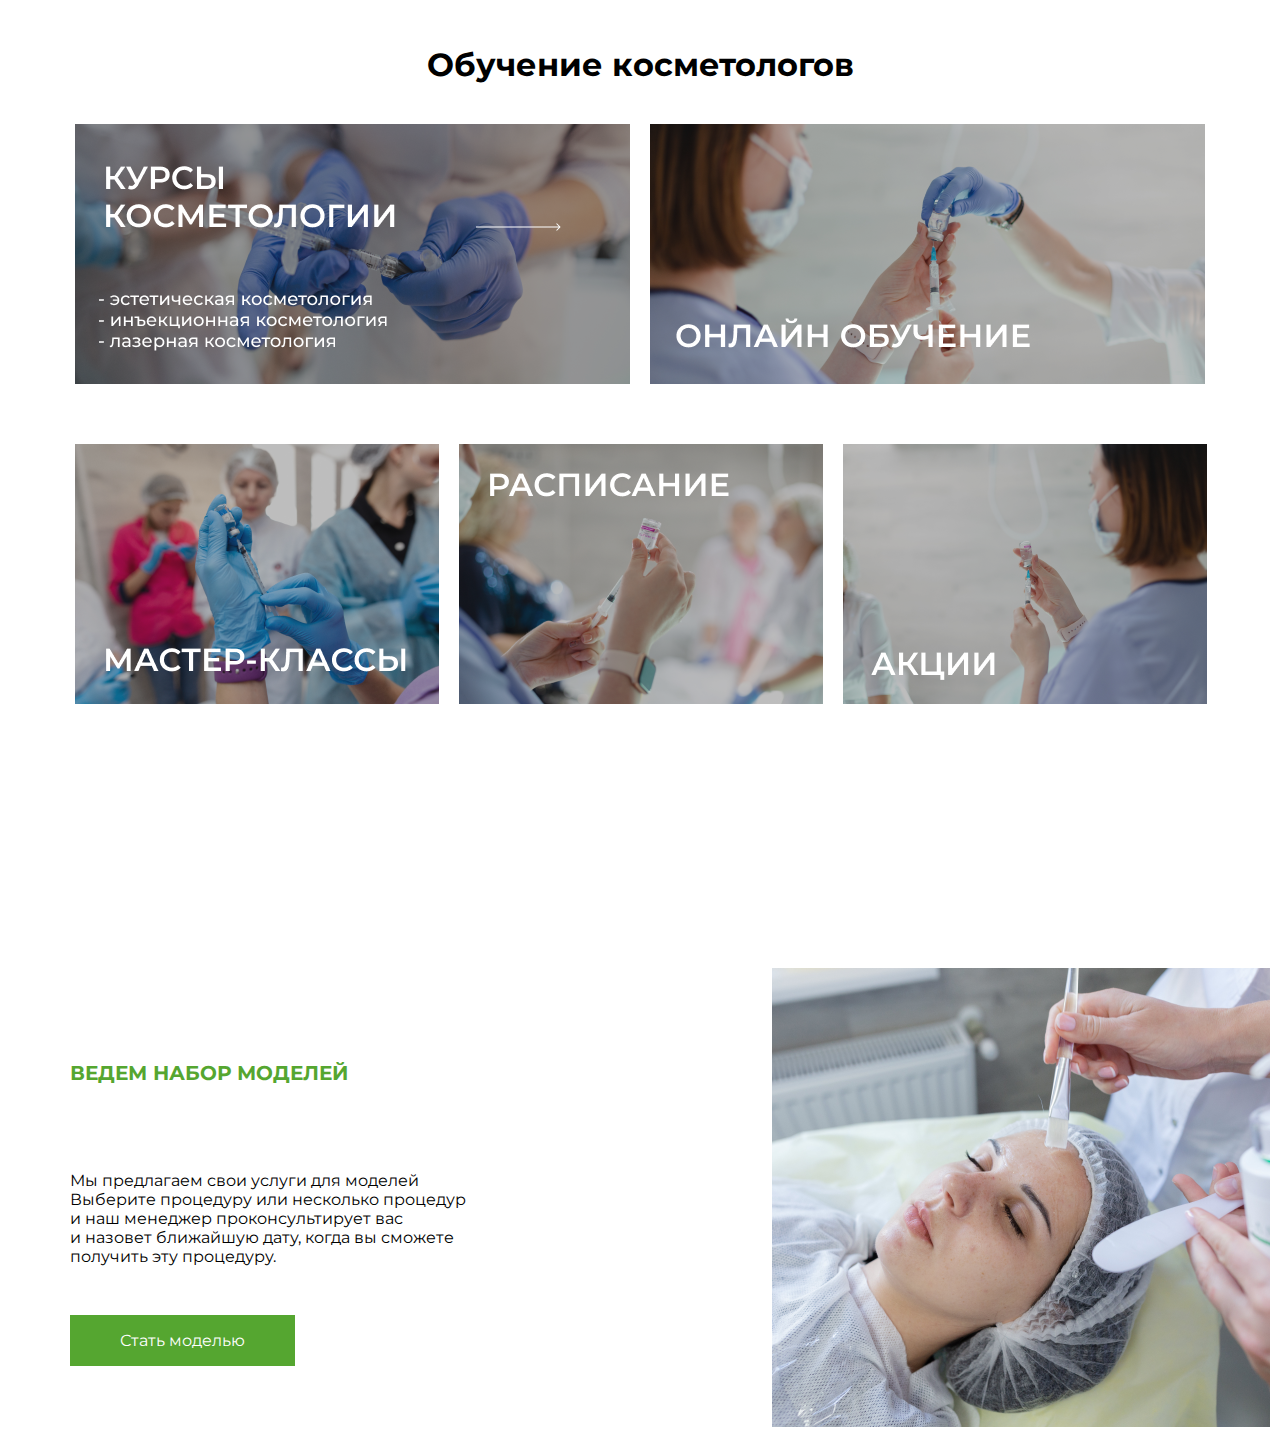
<file: education/index.html>
<!DOCTYPE html>
<html lang="en">
<head>
  <meta charset="UTF-8">
  <meta http-equiv="X-UA-Compatible" content="IE=edge">
  <meta name="viewport" content="width=device-width, initial-scale=1.0">
  <link rel="stylesheet" href="./assets/css/style.css">
  <title>education</title>
</head>
<body>
  <div class="container">
   <div class="wrapper">
    <div class="main-section">
      <div class="section-content">
        <h1 class="title"> Обучение косметологов</h1>
      </div>
      <div class="lessonBlock">
        <div class="lessonBlock-top">

          <div class="lessonBlock-top-item">
            <!-- <h2>курсы косметологии</h2>
            <p>
              - эстетическая косметология <br>
              - инъекционная косметология <br>
              - лазерная косметология <br>
            </p> -->
          </div>

          <div class="lessonBlock-top-item">
            <!-- <h2>Онлайн обучение</h2> -->
          </div>
        </div>

        <div class="lessonBlock-bottom">
          <div class="lessonBlock-buttom-item">
              <img src="./assets/img/мастеррррр.png" alt="">
          </div>
          <div class="lessonBlock-buttom-item">
            <img src="./assets/img/асписание.png" alt="">
          </div>
          <div class="lessonBlock-buttom-item">
           <img src="./assets/img/frwbb.png" alt="">
          </div>
        </div>
      </div>
    </div>
    <div class="session">
     <div class="subcontent">
      <div>
        <p class="session-title">ВЕДЕМ НАБОР МОДЕЛЕЙ</p>  
          <p class="main-text">Мы предлагаем свои услуги для моделей</p>
          <p class="subTitle"> Выберите процедуру или несколько процедур <br> и наш менеджер проконсультирует вас <br> и назовет ближайшую дату, когда вы сможете <br> получить эту процедуру. </p>
            <a href="#" class="button">Стать моделью</a>
       </div> 
       <div class="session-img">
        <img src="./assets/img/girl.png" alt="">
       </div>
       
     </div>
  </div>
   </div>
  </div>
</body>
</html>
</file>
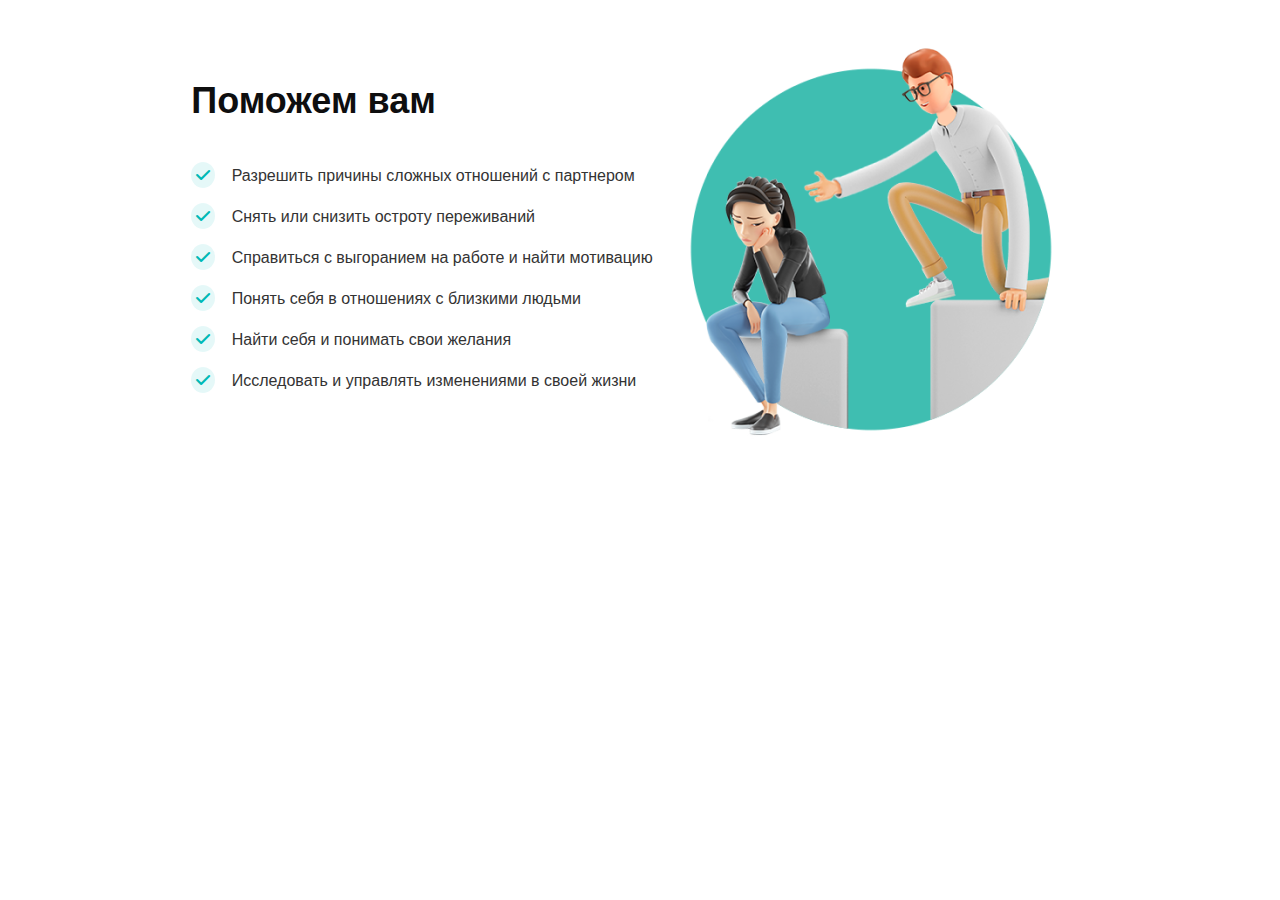
<file: education/help/index.html>
<!DOCTYPE html>
<html lang="en">
<head>
  <meta charset="UTF-8">
  <meta http-equiv="X-UA-Compatible" content="IE=edge">
  <meta name="viewport" content="width=device-width, initial-scale=1.0">
  <link rel="stylesheet" href="https://cdnjs.cloudflare.com/ajax/libs/font-awesome/6.1.1/css/all.min.css">
  <link rel="stylesheet" href="./assets/css/style.css">
  <title>Help</title>
</head>
<body>
  <div class="container">
    <div class="main-section container">
      <div class="section-content">
        <h1 class="title">Поможем вам</h1>
        <p class="subTitles"> <i class="fa-solid fa-check subTitles__chek"></i> Разрешить причины сложных отношений с партнером</p>
        <p class="subTitles"> <i class="fa-solid fa-check subTitles__chek"></i> Снять или снизить остроту переживаний</p>
        <p class="subTitles"> <i class="fa-solid fa-check subTitles__chek"></i> Справиться с выгоранием на работе и найти мотивацию</p>
        <p class="subTitles"> <i class="fa-solid fa-check subTitles__chek"></i> Понять себя в отношениях с близкими людьми</p>
        <p class="subTitles"> <i class="fa-solid fa-check subTitles__chek"></i> Найти себя и понимать свои желания</p>
        <p class="subTitles"> <i class="fa-solid fa-check subTitles__chek"></i> Исследовать и управлять изменениями в своей жизни</p>
      </div>
      <div class="section-image">
        <img src="./assets/img/img.png" alt="">
      </div>
    </div>
  </div>
</body>
</html>
</file>
<file: education/assets/css/style.css>
@import url('https://fonts.googleapis.com/css2?family=Montserrat:wght@300;400;500;600;700&display=swap');

*{
  margin: 0;
  padding: 0;
  columns: inherit;
  text-decoration: none;
  list-style: none;
}
.main-section {
  padding: 45px;
  text-align: center;
}

.container{
  max-width: 1260px;
  margin: 0 auto;
}

.wrapper{
  font-family: "Montserrat", sans-serif;
}

.lessonBlock{
  margin-top: 20px;
  color: antiquewhite;
  
}

.lessonBlock-top, .lessonBlock-bottom{
  display: flex;
  align-items: center;
  justify-content: space-between;
  gap: 20px;
  margin-bottom: 20px;
  padding: 20px;

}
.lessonBlock-top-item p{
  padding: 164px  ;

}

.lessonBlock-top-item{

  width: 570px;
  height: 260px;
  background: url('../img/Ховер.png') no-repeat;
  background-size: cover;
}

.lessonBlock-top-item:nth-child(2){
  background: url('../img/Карточка.png') no-repeat;
}

.lessonBlock-buttom-item:nth-child(){
  background: url('../img/Мастер-классы.png') !important;
}

.session{
  padding-top: 175px;
}

.subcontent{
  margin-left: 60px;
  display: flex;
  align-items: center;
  justify-content: space-between;
}

.session-title{
  color: #55A630;
  font-weight: 700;
  font-size: 20px;
  line-height: 46px;
  margin-bottom: 75px;
}

.subTitle{
  margin-bottom: 65px;
}

.button{
  color: #fff;
  padding: 16px 50px;
  background: #55A630;
  transition: .6s all;
}

.button:hover{
  border-top-left-radius: 45px;
  border-bottom-right-radius: 45px;
  background: #407c24;
}
</file>
<file: education/help/assets/css/style.css>
* {
  margin: 0;
  padding: 0;
  color: inherit;
  text-decoration: none;
  list-style: none;
}

.main-section {
  padding: 45px;
  display: flex;
  align-items: center;
  justify-content: center;
}

.title {
  font-family: "Inter", sans-serif;
  font-weight: 700;
  font-size: 36px;
  color: #0E0E0F;
  margin-bottom: 40px;
}

.subTitles {
  font-family: "Inter", sans-serif;
  font-weight: 400;
  color: #333333;
  margin-bottom: 15px;
}
.subTitles__chek {
  margin-right: 12px;
  background: #00B9B61A;
  color: #00B9B6;
  border-radius: 50%;
  padding: 5px;
}

/*# sourceMappingURL=style.css.map */
</file>
